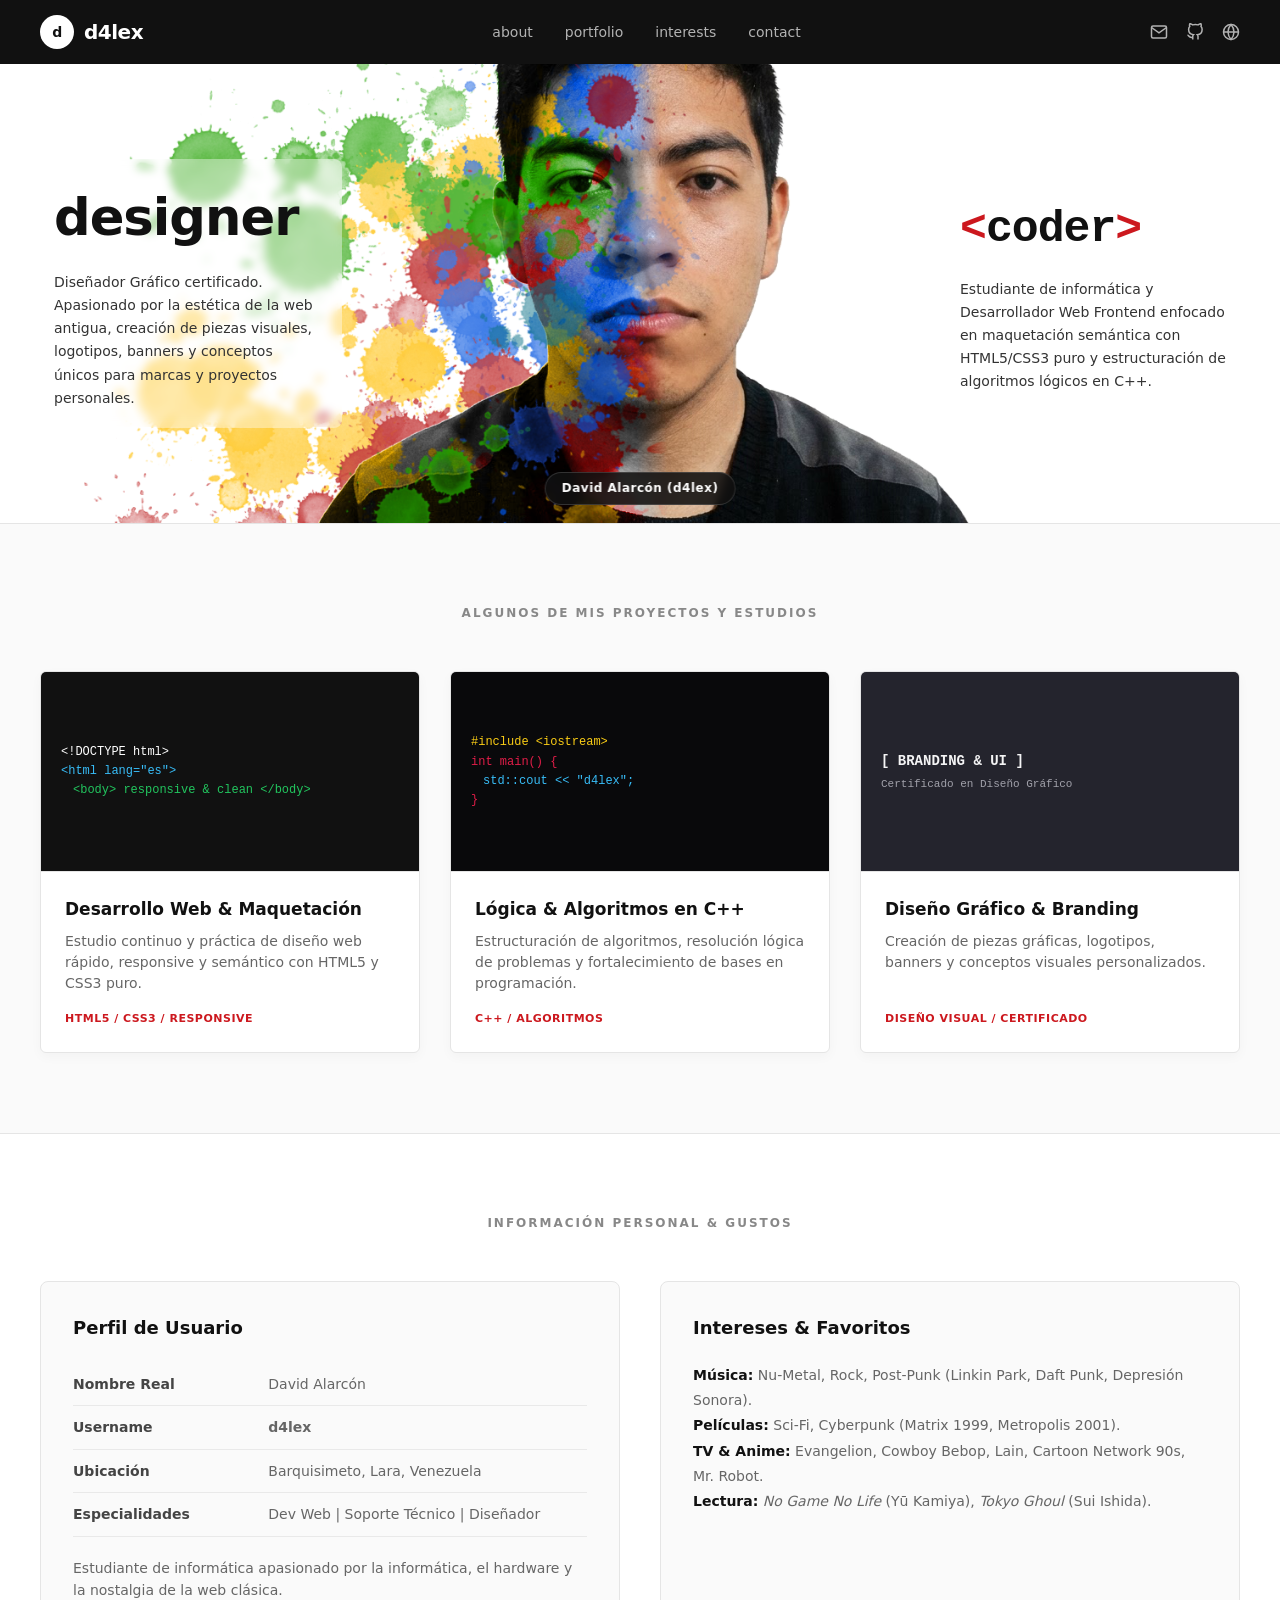
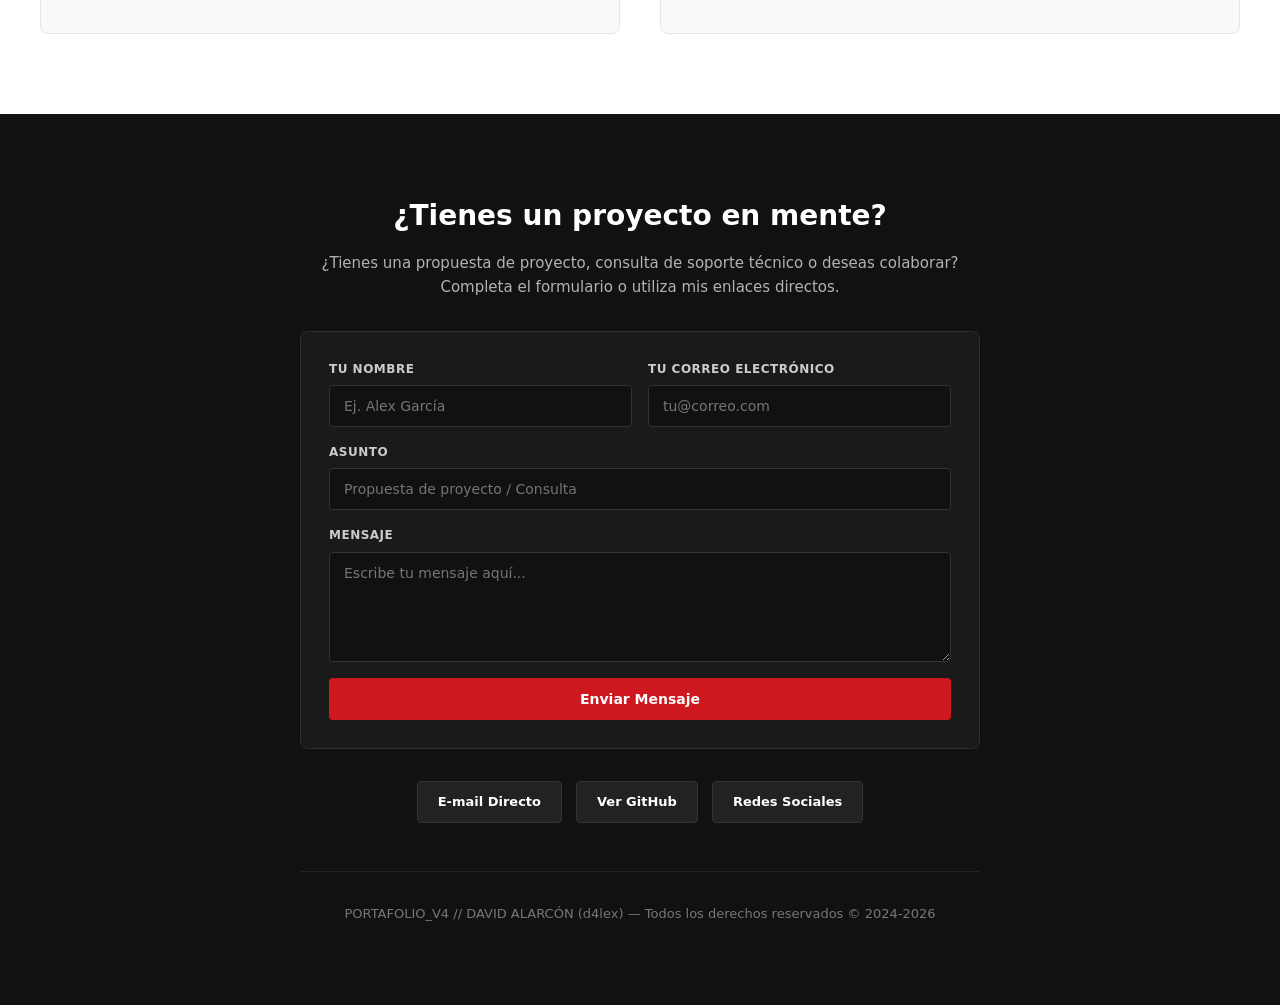
<file: index.html>
<!DOCTYPE html>
<html lang="es">
<head>
    <meta charset="UTF-8">
    <meta name="viewport" content="width=device-width, initial-scale=1.0">
    <title>David Alarcón (d4lex) — Portafolio Profesional</title>
  <link rel="stylesheet" type="text/css" href="styles.css">
</head>
  <body>
    <!-- 1. TOP NAVIGATION BAR -->
    <header class="topbar">
        <div class="topbar-logo">
            <div class="logo-badge">d</div>
            <span>d4lex</span>
        </div>

        <nav class="topbar-nav" aria-label="Navegación principal">
            <a href="#perfil">about</a>
            <a href="#proyectos">portfolio</a>
            <a href="#intereses">interests</a>
            <a href="#contacto">contact</a>
        </nav>

        <div class="topbar-socials">
            <a href="mailto:d4lex2008@gmail.com" title="Email" aria-label="Enviar Email">
                <svg width="18" height="18" viewBox="0 0 24 24" fill="none" stroke="currentColor" stroke-width="2"><path d="M4 4h16c1.1 0 2 .9 2 2v12c0 1.1-.9 2-2 2H4c-1.1 0-2-.9-2-2V6c0-1.1.9-2 2-2z"/><polyline points="22,6 12,13 2,6"/></svg>
            </a>
            <a href="https://github.com/d4lex" target="_blank" rel="noopener noreferrer" title="GitHub" aria-label="GitHub">
                <svg width="18" height="18" viewBox="0 0 24 24" fill="none" stroke="currentColor" stroke-width="2"><path d="M9 19c-5 1.5-5-2.5-7-3m14 6v-3.87a3.37 3.37 0 0 0-.94-2.61c3.14-.35 6.44-1.54 6.44-7A5.44 5.44 0 0 0 20 4.77 5.07 5.07 0 0 0 19.91 1S18.73.65 16 2.48a13.38 13.38 0 0 0-7 0C6.27.65 5.09 1 5.09 1A5.07 5.07 0 0 0 5 4.77a5.44 5.44 0 0 0-1.5 3.78c0 5.42 3.3 6.61 6.44 7A3.37 3.37 0 0 0 9 18.13V22"/></svg>
            </a>
            <a href="https://linktr.ee/t4nermiller" target="_blank" rel="noopener noreferrer" title="Socials" aria-label="Linktree">
                <svg width="18" height="18" viewBox="0 0 24 24" fill="none" stroke="currentColor" stroke-width="2"><circle cx="12" cy="12" r="10"/><line x1="2" y1="12" x2="22" y2="12"/><path d="M12 2a15.3 15.3 0 0 1 4 10 15.3 15.3 0 0 1-4 10 15.3 15.3 0 0 1-4-10 15.3 15.3 0 0 1 4-10z"/></svg>
            </a>
        </div>
    </header>

    <!-- 2. HERO SECTION (Imagen de fondo completa + Textos flotando por delante) -->
    <section class="hero-section" id="perfil">
        <img src="IMG/d4lex.png" alt="Retrato artístico de David Alarcón (d4lex)" class="hero-bg-image" loading="lazy" onerror="this.src='https://placehold.co/1200x480/ffffff/111111?text=David+Alarcon+(d4lex)'">
        
        <div class="hero-container">
            <!-- Izquierda: Designer -->
            <div class="hero-col-designer">
                <h2>designer</h2>
                <p>
                    Diseñador Gráfico certificado. Apasionado por la estética de la web antigua, creación de piezas visuales, logotipos, banners y conceptos únicos para marcas y proyectos personales.
                </p>
            </div>

            <!-- Derecha: Coder -->
            <div class="hero-col-coder">
                <h2><span>&lt;</span>coder<span>&gt;</span></h2>
                <p>
                    Estudiante de informática y Desarrollador Web Frontend enfocado en maquetación semántica con HTML5/CSS3 puro y estructuración de algoritmos lógicos en C++.
                </p>
            </div>
        </div>

        <div class="portrait-overlay-badge">David Alarcón (d4lex)</div>
    </section>

    <!-- 3. SECCIÓN DE PROYECTOS Y ESTUDIOS -->
    <section class="projects-section" id="proyectos">
        <div class="projects-container">
            <div class="section-subtitle">ALGUNOS DE MIS PROYECTOS Y ESTUDIOS</div>
            
            <div class="projects-grid">
                
                <!-- Tarjeta 1: Desarrollo Web -->
                <article class="project-card">
                    <div class="project-preview">
                        <div class="project-preview-mock">
                            <span style="color:#ffffff;">&lt;!DOCTYPE html&gt;</span>
                            <span style="color:#38bdf8;">&lt;html lang="es"&gt;</span>
                            <span style="padding-left:12px; color:#22c55e;">&lt;body&gt; responsive &amp; clean &lt;/body&gt;</span>
                        </div>
                    </div>
                    <div class="project-content">
                        <div>
                            <h3 class="project-title">Desarrollo Web &amp; Maquetación</h3>
                            <p class="project-desc">Estudio continuo y práctica de diseño web rápido, responsive y semántico con HTML5 y CSS3 puro.</p>
                        </div>
                        <span class="project-tag">HTML5 / CSS3 / Responsive</span>
                    </div>
                </article>

                <!-- Tarjeta 2: Lógica & C++ -->
                <article class="project-card">
                    <div class="project-preview">
                        <div class="project-preview-mock" style="background:#09090b;">
                            <span style="color:#facc15;">#include &lt;iostream&gt;</span>
                            <span style="color:#e11d48;">int main() {</span>
                            <span style="padding-left:12px; color:#38bdf8;">std::cout &lt;&lt; "d4lex";</span>
                            <span style="color:#e11d48;">}</span>
                        </div>
                    </div>
                    <div class="project-content">
                        <div>
                            <h3 class="project-title">Lógica &amp; Algoritmos en C++</h3>
                            <p class="project-desc">Estructuración de algoritmos, resolución lógica de problemas y fortalecimiento de bases en programación.</p>
                        </div>
                        <span class="project-tag">C++ / Algoritmos</span>
                    </div>
                </article>

                <!-- Tarjeta 3: Diseño Gráfico -->
                <article class="project-card">
                    <div class="project-preview">
                        <div class="project-preview-mock" style="background:#24242d;">
                            <span style="color:#f4f4f5; font-weight:bold; font-size:14px;">[ BRANDING &amp; UI ]</span>
                            <span style="color:#a1a1aa; font-size:11px; margin-top:4px;">Certificado en Diseño Gráfico</span>
                        </div>
                    </div>
                    <div class="project-content">
                        <div>
                            <h3 class="project-title">Diseño Gráfico &amp; Branding</h3>
                            <p class="project-desc">Creación de piezas gráficas, logotipos, banners y conceptos visuales personalizados.</p>
                        </div>
                        <span class="project-tag">Diseño Visual / Certificado</span>
                    </div>
                </article>

            </div>
        </div>
    </section>

    <!-- 4. INFORMACIÓN DETALLADA & INTERESES -->
    <section class="info-section" id="intereses">
        <div class="info-container">
            <div class="section-subtitle">INFORMACIÓN PERSONAL &amp; GUSTOS</div>
            
            <div class="info-grid">
                
                <!-- Datos Personales -->
                <div class="info-box">
                    <h3>Perfil de Usuario</h3>
                    <table class="info-table">
                        <tr>
                            <td>Nombre Real</td>
                            <td>David Alarcón</td>
                        </tr>
                        <tr>
                            <td>Username</td>
                            <td><b>d4lex</b></td>
                        </tr>
                        <tr>
                            <td>Ubicación</td>
                            <td>Barquisimeto, Lara, Venezuela</td>
                        </tr>
                        <tr>
                            <td>Especialidades</td>
                            <td>Dev Web | Soporte Técnico | Diseñador</td>
                        </tr>
                    </table>
                    <p style="font-size:14px; color:var(--text-muted);">
                        Estudiante de informática apasionado por la informática, el hardware y la nostalgia de la web clásica.
                    </p>
                </div>

                <!-- Intereses Personales -->
                <div class="info-box">
                    <h3>Intereses &amp; Favoritos</h3>
                    <ul class="interests-list">
                        <li><strong>Música:</strong> Nu-Metal, Rock, Post-Punk (Linkin Park, Daft Punk, Depresión Sonora).</li>
                        <li><strong>Películas:</strong> Sci-Fi, Cyberpunk (Matrix 1999, Metropolis 2001).</li>
                        <li><strong>TV &amp; Anime:</strong> Evangelion, Cowboy Bebop, Lain, Cartoon Network 90s, Mr. Robot.</li>
                        <li><strong>Lectura:</strong> <em>No Game No Life</em> (Yū Kamiya), <em>Tokyo Ghoul</em> (Sui Ishida).</li>
                    </ul>
                </div>

            </div>
        </div>
    </section>

    <!-- 5. CONTACTO CON FORMULARIO & FOOTER -->
    <section class="contact-section" id="contacto">
        <div class="contact-container">
            <h2>¿Tienes un proyecto en mente?</h2>
            <p>¿Tienes una propuesta de proyecto, consulta de soporte técnico o deseas colaborar? Completa el formulario o utiliza mis enlaces directos.</p>
            
            <form class="contact-form" id="contactForm" onsubmit="handleFormSubmit(event)">
                <div class="form-row">
                    <div class="form-group">
                        <label for="senderName">Tu Nombre</label>
                        <input type="text" id="senderName" name="name" class="form-control" placeholder="Ej. Alex García" required>
                    </div>
                    <div class="form-group">
                        <label for="senderEmail">Tu Correo Electrónico</label>
                        <input type="email" id="senderEmail" name="email" class="form-control" placeholder="tu@correo.com" required>
                    </div>
                </div>
                <div class="form-group">
                    <label for="senderSubject">Asunto</label>
                    <input type="text" id="senderSubject" name="subject" class="form-control" placeholder="Propuesta de proyecto / Consulta" required>
                </div>
                <div class="form-group">
                    <label for="senderMessage">Mensaje</label>
                    <textarea id="senderMessage" name="message" class="form-control" placeholder="Escribe tu mensaje aquí..." required></textarea>
                </div>
                <button type="submit" class="btn-submit">Enviar Mensaje</button>
                <div id="formFeedback" class="form-feedback"></div>
            </form>

            <div class="contact-actions">
                <a href="mailto:d4lex2008@gmail.com" class="btn-contact">E-mail Directo</a>
                <a href="https://github.com/d4lex" target="_blank" rel="noopener noreferrer" class="btn-contact">Ver GitHub</a>
                <a href="https://linktr.ee/t4nermiller" target="_blank" rel="noopener noreferrer" class="btn-contact">Redes Sociales</a>
            </div>

            <div class="footer-credits">
                PORTAFOLIO_V4 // DAVID ALARCÓN (d4lex) — Todos los derechos reservados © 2024-2026
            </div>
        </div>
    </section>

    <script>
        function handleFormSubmit(event) {
            event.preventDefault();
            const name = document.getElementById('senderName').value.trim();
            const email = document.getElementById('senderEmail').value.trim();
            const subject = document.getElementById('senderSubject').value.trim();
            const message = document.getElementById('senderMessage').value.trim();
            const feedback = document.getElementById('formFeedback');

            // Abre el cliente de correo con los datos formateados
            const mailtoBody = encodeURIComponent(`Hola David,\n\nSoy ${name} (${email}).\n\n${message}`);
            const mailtoSubject = encodeURIComponent(subject);
            window.location.href = `mailto:d4lex2008@gmail.com?subject=${mailtoSubject}&body=${mailtoBody}`;

            feedback.textContent = `¡Gracias, ${name}! Se ha preparado tu mensaje para enviarlo a d4lex2008@gmail.com.`;
            feedback.style.display = 'block';
            document.getElementById('contactForm').reset();
        }
    </script>

</body>
</html>
</file>
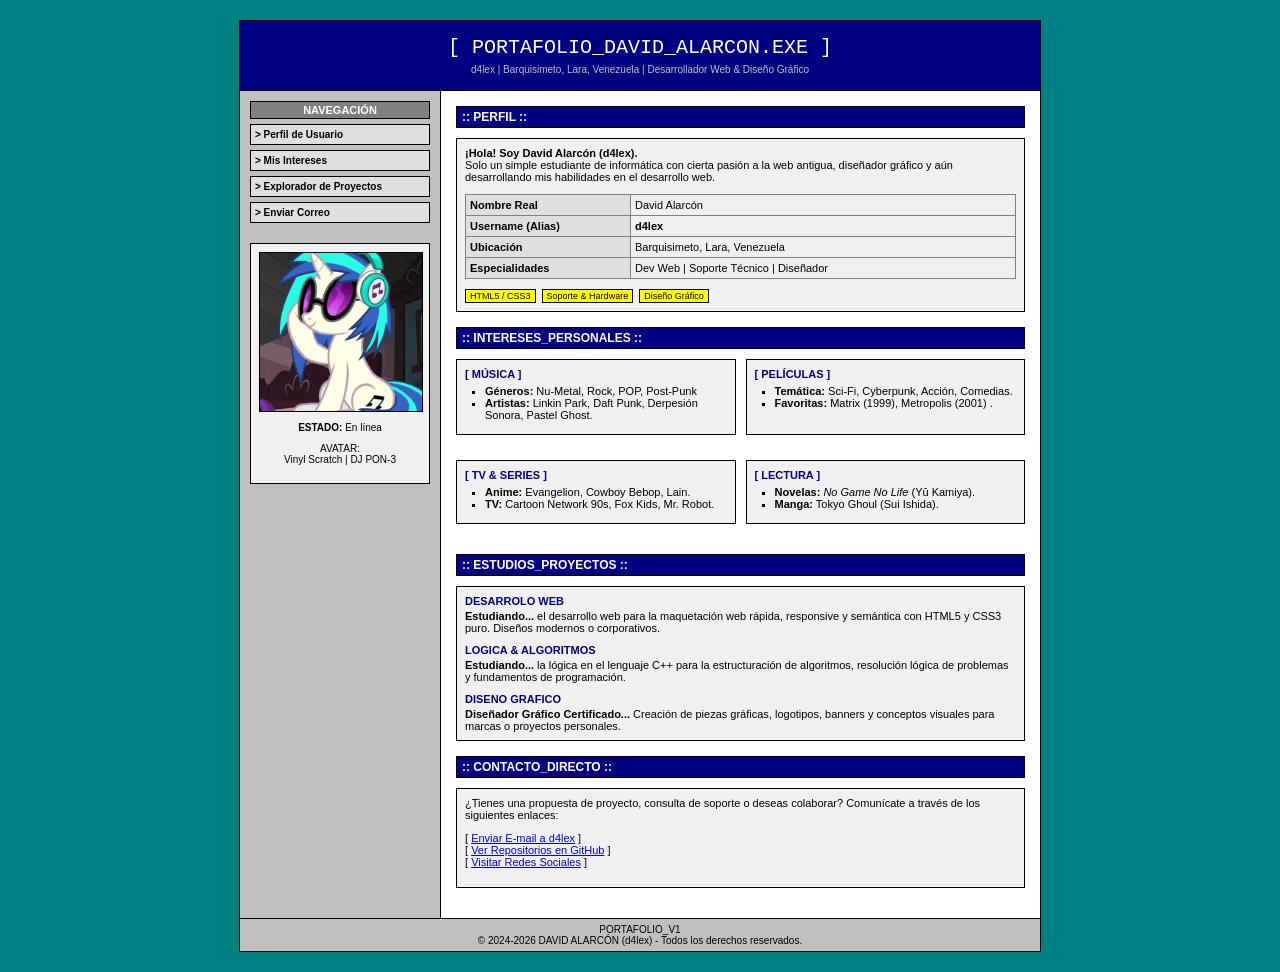
<file: old/index.html>
<!DOCTYPE html>
<html lang="es">
<head>
    <meta charset="UTF-8">
    <meta name="viewport" content="width=device-width, initial-scale=1.0">
    <title>D4LEX_Y2K_PORTFOLIO.EXE - David Alarcón</title>
    <link rel="stylesheet" type="text/css" href="styles.css">
</head>
<body>

    <div class="main-container">
        
        <!-- Cabecera -->
        <div class="header">
            <h1>[ PORTAFOLIO_DAVID_ALARCON.EXE ]</h1>
            <p>d4lex | Barquisimeto, Lara, Venezuela | Desarrollador Web & Diseño Gráfico</p>
        </div>

        <div class="layout">
            
            <!-- Barra Lateral -->
            <div class="sidebar">
                <div class="sidebar-menu">
                    <div style="background: #808080; color: #FFF; padding: 2px; text-align: center; border: 1px solid #000; margin-bottom: 5px; font-weight: bold;">
                        NAVEGACIÓN
                    </div>
                    <a href="#perfil" class="menu-btn">&gt; Perfil de Usuario</a>
                    <a href="#intereses" class="menu-btn">&gt; Mis Intereses</a>
                    <a href="#proyectos" class="menu-btn">&gt; Explorador de Proyectos</a>
                    <a href="#contacto" class="menu-btn">&gt; Enviar Correo</a>
                </div>

                <div class="info-box" style="text-align: center; font-size: 10px;">
                    <img src="IMG/gloomymalice-mlp.gif" alt="Avatar_d4lex" class="profile-img" style="background: #000;">
                    <p><b>ESTADO:</b> En línea</p>
                    <p>AVATAR:<br>Vinyl Scratch | DJ PON-3</p>
                </div>
            </div>

            <!-- Contenido Principal -->
            <div class="content">
                
                <!-- Perfil -->
                <div id="perfil">
                    <h2 class="section-title">:: PERFIL ::</h2>
                    <div class="info-box">
                        <p style="margin-top: 0;">
                            <b>¡Hola! Soy David Alarcón (d4lex).</b><br>
                            Solo un simple estudiante de informática con cierta pasión a la web antigua, diseñador gráfico y aún desarrollando mis habilidades en el desarrollo web.
                        </p>
                        
                        <table class="classic-table">
                            <tr>
                                <td>Nombre Real</td>
                                <td>David Alarcón</td>
                            </tr>
                            <tr>
                                <td>Username (Alias)</td>
                                <td><b>d4lex</b></td>
                            </tr>
                            <tr>
                                <td>Ubicación</td>
                                <td>Barquisimeto, Lara, Venezuela</td>
                            </tr>
                            <tr>
                                <td>Especialidades</td>
                                <td>Dev Web | Soporte Técnico | Diseñador</td>
                            </tr>
                        </table>
                        
                        <div>
                            <span class="tag">HTML5 / CSS3</span>
                            <span class="tag">Soporte & Hardware</span>
                            <span class="tag">Diseño Gráfico</span>
                        </div>
                    </div>
                </div>

                <!-- Intereses -->
                <div id="intereses">
                    <h2 class="section-title">:: INTERESES_PERSONALES ::</h2>
                    <div class="grid-2col">
                        <div class="info-box">
                            <b style="color: #000080;">[ MÚSICA ]</b>
                            <ul>
                                <li><b>Géneros:</b> Nu-Metal, Rock, POP, Post-Punk</li>
                                <li><b>Artistas:</b> Linkin Park, Daft Punk, Derpesión Sonora, Pastel Ghost.</li>
                            </ul>
                        </div>
                        <div class="info-box">
                            <b style="color: #000080;">[ PELÍCULAS ]</b>
                            <ul>
                                <li><b>Temática:</b> Sci-Fi, Cyberpunk, Acción, Comedias.</li>
                                <li><b>Favoritas:</b> Matrix (1999), Metropolis (2001) .</li>
                            </ul>
                        </div>
                        <div class="info-box">
                            <b style="color: #000080;">[ TV & SERIES ]</b>
                            <ul>
                                <li><b>Anime:</b> Evangelion, Cowboy Bebop, Lain.</li>
                                <li><b>TV:</b> Cartoon Network 90s, Fox Kids, Mr. Robot.</li>
                            </ul>
                        </div>
                        <div class="info-box">
                            <b style="color: #000080;">[ LECTURA ]</b>
                            <ul>
                                <li><b>Novelas:</b> <i>No Game No Life</i> (Yū Kamiya).</li>
                                <li><b>Manga:</b> Tokyo Ghoul (Sui Ishida).</li>
                            </ul>
                        </div>
                    </div>
                </div>

                <!-- Proyectos -->
                <div id="proyectos">
                    <h2 class="section-title">:: ESTUDIOS_PROYECTOS ::</h2>
                    <div class="info-box">
                        <b style="color: #000080;">DESARROLO WEB</b>
                        <p style="margin: 3px 0 10px 0;"><b>Estudiando...</b> el desarrollo web para la maquetación web rápida, responsive y semántica con HTML5 y CSS3 puro. Diseños modernos o corporativos.</p>

                        <b style="color: #000080;">LOGICA & ALGORITMOS</b>
                        <p style="margin: 3px 0 10px 0;"><b>Estudiando...</b> la lógica en el lenguaje C++ para la estructuración de algoritmos, resolución lógica de problemas y fundamentos de programación.</p>

                        <b style="color: #000080;">DISENO GRAFICO</b>
                        <p style="margin: 3px 0 0 0;"><b>Diseñador Gráfico Certificado...</b> Creación de piezas gráficas, logotipos, banners y conceptos visuales para marcas o proyectos personales.</p>
                    </div>
                </div>

                <!-- Contacto -->
                <div id="contacto">
                    <h2 class="section-title">:: CONTACTO_DIRECTO ::</h2>
                    <div class="info-box">
                        <p style="margin-top: 0;">¿Tienes una propuesta de proyecto, consulta de soporte o deseas colaborar? Comunícate a través de los siguientes enlaces:</p>
                        
                        <p>
                            [ <a href="mailto:d4lex2008@gmail.com">Enviar E-mail a d4lex</a> ]<br>
                            [ <a href="https://github.com/d4lex" target="_blank">Ver Repositorios en GitHub</a> ]<br>
                            [ <a href="https://linktr.ee/t4nermiller" target="_blank">Visitar Redes Sociales</a> ]
                        </p>
                    </div>
                </div>

            </div>
        </div>

        <!-- Pie de página -->
        <div class="footer">
            PORTAFOLIO_V1<br>
            © 2024-2026 DAVID ALARCÓN (d4lex) - Todos los derechos reservados.
        </div>

    </div>

</body>
</html>
</file>
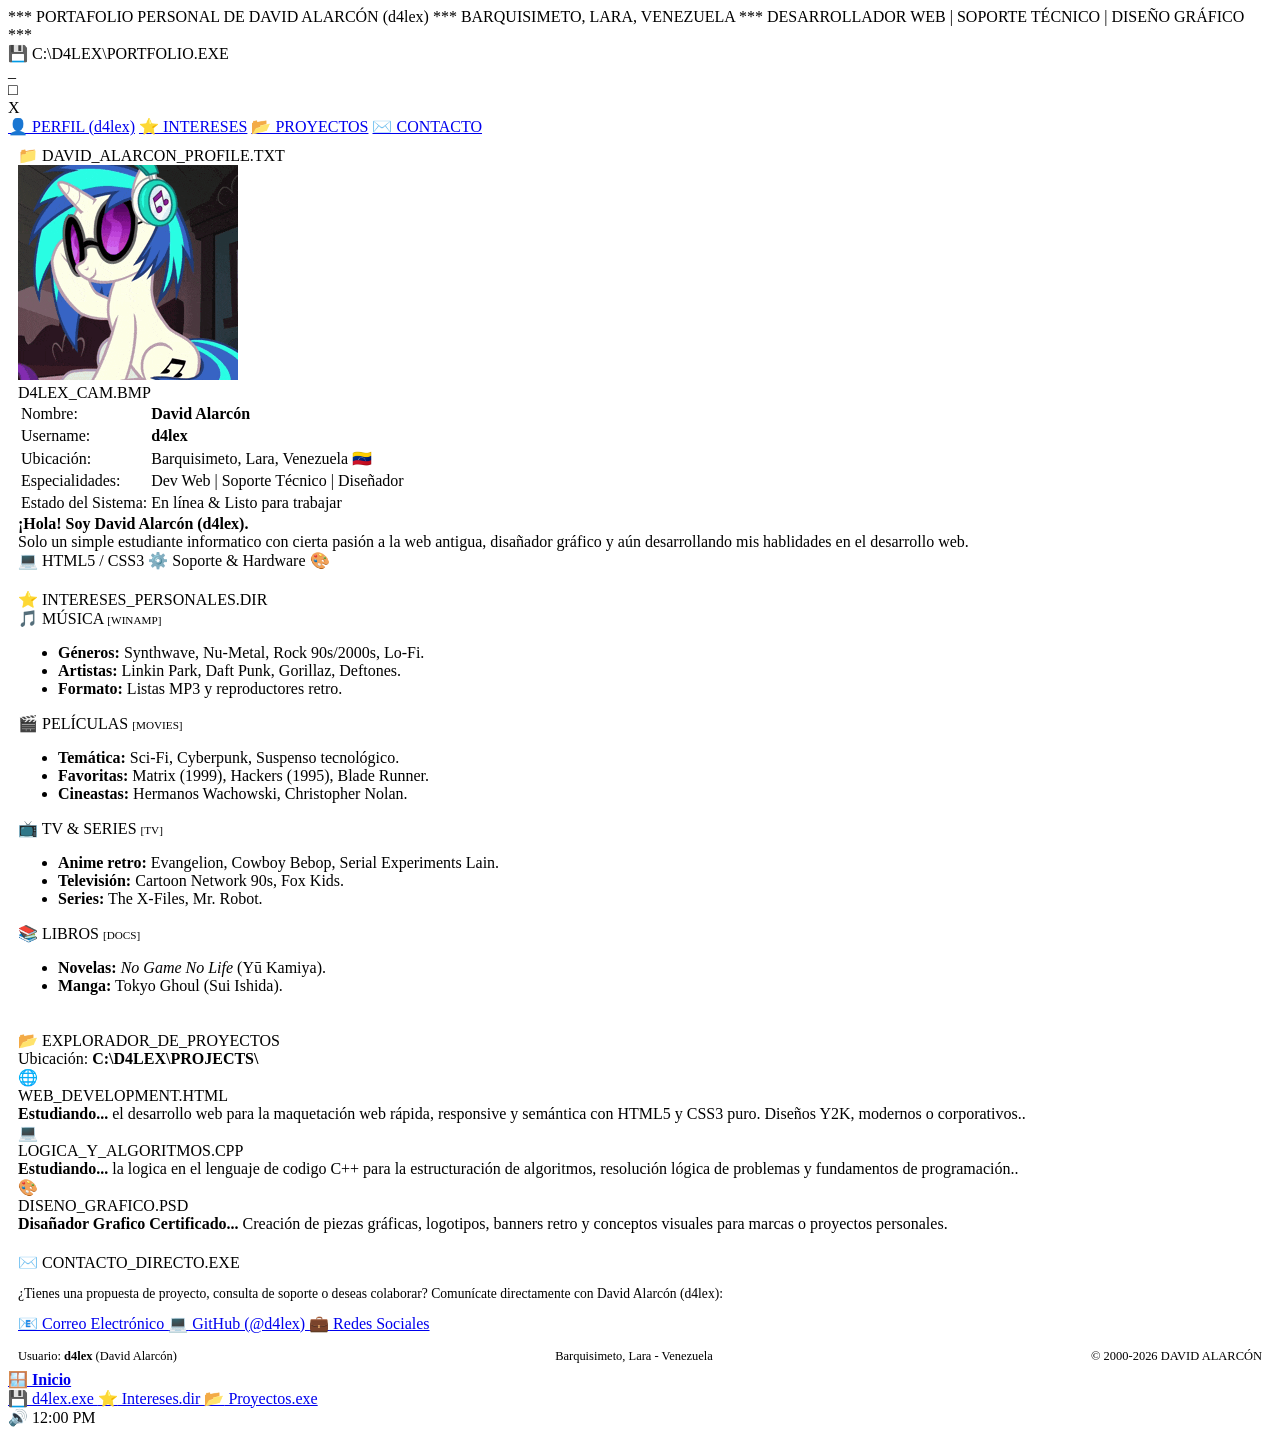
<file: portafolio_y2k_david_alarc_n_d4lex.html>
<!DOCTYPE html>
<html lang="es">
<head>
    <meta charset="UTF-8">
    <meta name="viewport" content="width=device-width, initial-scale=1.0">
    <title>D4LEX_Y2K_PORTFOLIO.EXE - David Alarcón</title>
    <!-- Retro Fonts de Google Fonts -->
    <link rel="preconnect" href="https://fonts.googleapis.com">
    <link rel="preconnect" href="https://fonts.gstatic.com" crossorigin>
    <link href="https://fonts.googleapis.com/css2?family=VT323&family=Courier+Prime:ital,wght@0,400;0,700;1,400&display=swap" rel="stylesheet">
    
</head>
<body>

    <!-- Ticker Retro Superior -->
    <div class="ticker-bar">
        <div class="ticker-content">
            *** PORTAFOLIO PERSONAL DE DAVID ALARCÓN (d4lex) *** BARQUISIMETO, LARA, VENEZUELA *** DESARROLLADOR WEB | SOPORTE TÉCNICO | DISEÑO GRÁFICO ***
        </div>
    </div>

    <!-- Ventana Principal del Sistema -->
    <div class="window outset">
        
        <!-- Barra de Título Win98 -->
        <div class="title-bar">
            <span>💾 C:\D4LEX\PORTFOLIO.EXE</span>
            <div class="title-controls">
                <div class="win-btn">_</div>
                <div class="win-btn">□</div>
                <div class="win-btn">X</div>
            </div>
        </div>

        <!-- Menú de Navegación -->
        <nav class="nav-bar">
            <a href="#perfil" class="nav-link">👤 PERFIL (d4lex)</a>
            <a href="#intereses" class="nav-link">⭐ INTERESES</a>
            <a href="#proyectos" class="nav-link">📂 PROYECTOS</a>
            <a href="#contacto" class="nav-link">✉️ CONTACTO</a>
        </nav>

        <!-- Contenido de la Ventana -->
        <div class="window-content">

            <!-- SECCIÓN: PERFIL Y ESTADO DEL SISTEMA -->
            <section id="perfil" class="outset" style="padding: 10px;">
                <div class="section-header">
                    📁 <span>DAVID_ALARCON_PROFILE.TXT</span>
                </div>

                <div class="profile-container">
                    
                    <!-- Foto de Perfil Bitmap / Cam Retro -->
                    <div class="profile-frame inset">
                        <div class="profile-img-wrap">
                            <!-- GIF Retro - Las líneas CRT se superponen usando CSS ::after -->
                            <img src="IMG/gloomymalice-mlp.gif" alt="Avatar animado de d4lex" class="profile-img">
                        </div>
                        <div class="profile-caption">D4LEX_CAM.BMP</div>
                    </div>

                    <!-- Datos y Biografía -->
                    <div class="profile-info">
                        <table class="info-table inset">
                            <tr>
                                <td class="label">Nombre:</td>
                                <td><b>David Alarcón</b></td>
                            </tr>
                            <tr>
                                <td class="label">Username:</td>
                                <td><b style="color: var(--win-blue);">d4lex</b></td>
                            </tr>
                            <tr>
                                <td class="label">Ubicación:</td>
                                <td>Barquisimeto, Lara, Venezuela 🇻🇪</td>
                            </tr>
                            <tr>
                                <td class="label">Especialidades:</td>
                                <td>Dev Web | Soporte Técnico | Diseñador</td>
                            </tr>
                            <tr>
                                <td class="label">Estado del Sistema:</td>
                                <td><span class="status-badge"></span> En línea & Listo para trabajar</td>
                            </tr>
                        </table>

                        <div class="bio-text inset">
                            <b>¡Hola! Soy David Alarcón (d4lex).</b><br>
                            Solo un simple estudiante informatico con cierta pasión a la web antigua, disañador gráfico y aún desarrollando mis hablidades en el desarrollo web.
                        </div>

                        <div class="badge-row">
                            <span class="badge-tag">💻 HTML5 / CSS3</span>
                            <span class="badge-tag" style="background: var(--neon-cyan);">⚙️ Soporte & Hardware</span>
                            <span class="badge-tag" style="background: var(--neon-pink); color: #fff;">🎨 Diseño Gráfico Y2K</span>
                        </div>
                    </div>

                </div>
            </section>

            <!-- SECCIÓN: INTERESES (MÚSICA, PELÍCULAS, TV, LIBROS) -->
            <section id="intereses" class="outset" style="padding: 10px;">
                <div class="section-header">
                    ⭐ <span>INTERESES_PERSONALES.DIR</span>
                </div>

                <div class="interests-grid">
                    
                    <!-- 🎵 MÚSICA -->
                    <div class="interest-card inset">
                        <div class="interest-title">
                            <span>🎵 MÚSICA</span>
                            <span style="font-size:0.7rem;">[WINAMP]</span>
                        </div>
                        <ul class="interest-list">
                            <li><b>Géneros:</b> Synthwave, Nu-Metal, Rock 90s/2000s, Lo-Fi.</li>
                            <li><b>Artistas:</b> Linkin Park, Daft Punk, Gorillaz, Deftones.</li>
                            <li><b>Formato:</b> Listas MP3 y reproductores retro.</li>
                        </ul>
                    </div>

                    <!-- 🎬 PELÍCULAS -->
                    <div class="interest-card inset">
                        <div class="interest-title">
                            <span>🎬 PELÍCULAS</span>
                            <span style="font-size:0.7rem;">[MOVIES]</span>
                        </div>
                        <ul class="interest-list">
                            <li><b>Temática:</b> Sci-Fi, Cyberpunk, Suspenso tecnológico.</li>
                            <li><b>Favoritas:</b> Matrix (1999), Hackers (1995), Blade Runner.</li>
                            <li><b>Cineastas:</b> Hermanos Wachowski, Christopher Nolan.</li>
                        </ul>
                    </div>

                    <!-- 📺 TV & SERIES -->
                    <div class="interest-card inset">
                        <div class="interest-title">
                            <span>📺 TV & SERIES</span>
                            <span style="font-size:0.7rem;">[TV]</span>
                        </div>
                        <ul class="interest-list">
                            <li><b>Anime retro:</b> Evangelion, Cowboy Bebop, Serial Experiments Lain.</li>
                            <li><b>Televisión:</b> Cartoon Network 90s, Fox Kids.</li>
                            <li><b>Series:</b> The X-Files, Mr. Robot.</li>
                        </ul>
                    </div>

                    <!-- 📚 LIBROS -->
                    <div class="interest-card inset">
                        <div class="interest-title">
                            <span>📚 LIBROS</span>
                            <span style="font-size:0.7rem;">[DOCS]</span>
                        </div>
                        <ul class="interest-list">
                            <li><b>Novelas:</b> <i>No Game No Life</i> (Yū Kamiya).</li>
                            <li><b>Manga:</b> Tokyo Ghoul (Sui Ishida).</li>
                        </ul>
                    </div>

                </div>
            </section>

            <!-- SECCIÓN: PROYECTOS Y HABILIDADES ESTILO EXPLORADOR C:\D4LEX\PROJECTS -->
            <section id="proyectos" class="outset" style="padding: 10px;">
                <div class="section-header">
                    📂 <span>EXPLORADOR_DE_PROYECTOS</span>
                </div>

                <div class="explorer-bar inset">
                    <span>Ubicación:</span> <b>C:\D4LEX\PROJECTS\</b>
                </div>

                <div class="explorer-grid">
                    
                    <div class="file-card inset">
                        <div class="file-icon">🌐</div>
                        <div class="file-details">
                            <div class="file-name">WEB_DEVELOPMENT.HTML</div>
                            <div class="file-desc">
                                <b>Estudiando...</b>
								el desarrollo web para la maquetación web rápida, responsive y semántica con HTML5 y CSS3 puro. Diseños Y2K, modernos o corporativos..
                            </div>
                        </div>
                    </div>

                   <div class="file-card inset">
                        <div class="file-icon">💻</div>
                        <div class="file-details">
                            <div class="file-name">LOGICA_Y_ALGORITMOS.CPP</div>
                            <div class="file-desc">
                                <b>Estudiando...</b>
								la logica en el lenguaje de codigo C++ para la estructuración de algoritmos, resolución lógica de problemas y fundamentos de programación..
                            </div>
                        </div>
                    </div>

                    <div class="file-card inset">
                        <div class="file-icon">🎨</div>
                        <div class="file-details">
                            <div class="file-name">DISENO_GRAFICO.PSD</div>
                            <div class="file-desc">
                                <b>Disañador Grafico Certificado...</b>
								Creación de piezas gráficas, logotipos, banners retro y conceptos visuales para marcas o proyectos personales.
                            </div>
                        </div>
                    </div>

                </div>
            </section>

            <!-- SECCIÓN: CONTACTO DIRECTO -->
            <section id="contacto" class="outset" style="padding: 10px;">
                <div class="section-header">
                    ✉️ <span>CONTACTO_DIRECTO.EXE</span>
                </div>

                <p style="font-size: 0.85rem; margin-bottom: 12px;">
                    ¿Tienes una propuesta de proyecto, consulta de soporte o deseas colaborar? Comunícate directamente con David Alarcón (d4lex):
                </p>

                <div class="contact-grid">
                    <a href="mailto:d4lex2008@gmail.com" class="contact-btn">
                        <span>📧</span> Correo Electrónico
                    </a>
                    <a href="https://github.com/d4lex" target="_blank" rel="noopener" class="contact-btn">
                        <span>💻</span> GitHub (@d4lex)
                    </a>
                    <a href="https://linktr.ee/t4nermiller" target="_blank" rel="noopener" class="contact-btn">
                        <span>💼</span> Redes Sociales
                    </a>
                    
                </div>
            </section>

        </div>

        <!-- Pie de página interno de la ventana -->
        <footer class="outset" style="border-top: 2px solid var(--win-dark); padding: 6px 10px; font-size: 0.78rem; display: flex; justify-content: space-between; align-items: center; flex-wrap: wrap; gap: 6px;">
            <div>Usuario: <b>d4lex</b> (David Alarcón)</div>
            <div>Barquisimeto, Lara - Venezuela</div>
            <div>© 2000-2026 DAVID ALARCÓN</div>
        </footer>

    </div>

    <!-- BARRA DE TAREAS WINDOWS 98 EN EL FONDO -->
    <div class="win98-taskbar">
        <a href="#" class="start-btn">
            <span style="font-size: 1rem;">🪟</span> <b>Inicio</b>
        </a>

        <div class="taskbar-items">
            <a href="#perfil" class="task-item active">
                <span>💾</span> d4lex.exe
            </a>
            <a href="#intereses" class="task-item">
                <span>⭐</span> Intereses.dir
            </a>
            <a href="#proyectos" class="task-item">
                <span>📂</span> Proyectos.exe
            </a>
        </div>

        <div class="system-tray">
            <span>🔊</span>
            <span>12:00 PM</span>
        </div>
    </div>

</body>
</html>
</file>
<file: styles.css>
:root {
            --bg-topbar: #111111;
            --text-topbar: #ffffff;
            --bg-hero: #ffffff;
            --bg-section: #fafafa;
            --border-card: #e5e5e5;
            --text-main: #222222;
            --text-muted: #666666;
            --accent-red: #cc181e;
            --font-sans: system-ui, -apple-system, 'Segoe UI', Roboto, Helvetica, Arial, sans-serif;
            --font-code: 'JetBrains Mono', 'Fira Code', 'Courier New', monospace;
        }

        * {
            box-sizing: border-box;
            margin: 0;
            padding: 0;
        }

        html {
            scroll-behavior: smooth;
        }

        body {
            background-color: var(--bg-hero);
            color: var(--text-main);
            font-family: var(--font-sans);
            font-size: 15px;
            line-height: 1.6;
        }

        a {
            color: inherit;
            text-decoration: none;
        }

        /* 1. TOP NAVIGATION BAR */
        .topbar {
            background-color: var(--bg-topbar);
            color: var(--text-topbar);
            height: 64px;
            display: flex;
            align-items: center;
            justify-content: space-between;
            padding: 0 40px;
            position: sticky;
            top: 0;
            z-index: 1000;
        }

        .topbar-logo {
            font-weight: 700;
            font-size: 20px;
            letter-spacing: -0.5px;
            display: flex;
            align-items: center;
            gap: 10px;
        }

        .logo-badge {
            background: #ffffff;
            color: #111111;
            width: 34px;
            height: 34px;
            border-radius: 50%;
            display: flex;
            align-items: center;
            justify-content: center;
            font-weight: 800;
            font-size: 14px;
        }

        .topbar-nav {
            display: flex;
            align-items: center;
            gap: 32px;
        }

        .topbar-nav a {
            color: #b3b3b3;
            font-size: 14px;
            font-weight: 500;
            transition: color 0.2s ease;
            text-transform: lowercase;
        }

        .topbar-nav a:hover {
            color: #ffffff;
        }

        .topbar-socials {
            display: flex;
            align-items: center;
            gap: 18px;
        }

        .topbar-socials a {
            color: #b3b3b3;
            font-size: 15px;
            transition: color 0.2s ease;
            display: flex;
            align-items: center;
            justify-content: center;
        }

        .topbar-socials a:hover {
            color: #ffffff;
        }

        /* 2. HERO SECTION (Imagen de fondo completa + Textos flotando por delante) */
        .hero-section {
            position: relative;
            background-color: #ffffff;
            color: var(--text-main);
            border-bottom: 1px solid var(--border-card);
            overflow: hidden;
            min-height: 460px;
            display: flex;
            align-items: center;
        }

        .hero-bg-image {
            position: absolute;
            inset: 0;
            width: 100%;
            height: 100%;
            object-fit: cover;
            object-position: center bottom;
            z-index: 1;
            pointer-events: none;
        }

        .hero-container {
            position: relative;
            z-index: 2;
            width: 100%;
            max-width: 1280px;
            margin: 0 auto;
            padding: 40px 32px;
            display: flex;
            justify-content: space-between;
            align-items: center;
            gap: 24px;
        }

        /* Columna Izquierda: Designer */
        .hero-col-designer {
            max-width: 310px;
            text-align: left;
            background: rgba(255, 255, 255, 0.40);
            backdrop-filter: blur(4px);
            padding: 18px 22px;
            border-radius: 8px;
        }

        .hero-col-designer h2 {
            font-size: clamp(36px, 4vw, 54px);
            font-weight: 700;
            color: #111111;
            margin-bottom: 12px;
            letter-spacing: -1px;
            text-transform: lowercase;
        }

        .hero-col-designer p {
            color: #333333;
            font-size: 14px;
            line-height: 1.65;
        }

        .portrait-overlay-badge {
            position: absolute;
            bottom: 18px;
            left: 50%;
            transform: translateX(-50%);
            background: rgba(17, 17, 17, 0.88);
            backdrop-filter: blur(4px);
            color: #ffffff;
            border: 1px solid rgba(255, 255, 255, 0.15);
            padding: 6px 16px;
            border-radius: 99px;
            font-size: 12px;
            font-weight: 600;
            letter-spacing: 0.5px;
            white-space: nowrap;
            z-index: 3;
        }

        /* Columna Derecha: Coder */
        .hero-col-coder {
            max-width: 310px;
            text-align: left;
            background: rgba(255, 255, 255, 0.78);
            backdrop-filter: blur(4px);
            padding: 18px 22px;
            border-radius: 8px;
        }

        .hero-col-coder h2 {
            font-family: var(--font-code);
            font-size: clamp(32px, 3.5vw, 48px);
            font-weight: 700;
            color: #111111;
            margin-bottom: 12px;
            letter-spacing: -1px;
        }

        .hero-col-coder h2 span {
            color: var(--accent-red);
        }

        .hero-col-coder p {
            color: #333333;
            font-size: 14px;
            line-height: 1.65;
        }

        /* 3. SECCIÓN DE PROYECTOS Y ESTUDIOS */
        .projects-section {
            background-color: var(--bg-section);
            padding: 80px 20px;
        }

        .projects-container {
            max-width: 1200px;
            margin: 0 auto;
        }

        .section-subtitle {
            text-align: center;
            font-size: 12px;
            font-weight: 700;
            letter-spacing: 2px;
            color: #888888;
            text-transform: uppercase;
            margin-bottom: 48px;
        }

        .projects-grid {
            display: grid;
            grid-template-columns: repeat(3, 1fr);
            gap: 30px;
        }

        .project-card {
            background: #ffffff;
            border: 1px solid var(--border-card);
            border-radius: 6px;
            overflow: hidden;
            transition: transform 0.25s ease, box-shadow 0.25s ease;
            box-shadow: 0 4px 12px rgba(0,0,0,0.03);
            display: flex;
            flex-direction: column;
        }

        .project-card:hover {
            transform: translateY(-4px);
            box-shadow: 0 12px 24px rgba(0,0,0,0.08);
        }

        .project-preview {
            width: 100%;
            height: 200px;
            background: #1e1e24;
            position: relative;
            overflow: hidden;
            border-bottom: 1px solid var(--border-card);
            display: flex;
            align-items: center;
            justify-content: center;
        }

        .project-preview-mock {
            padding: 20px;
            color: #00f3ff;
            font-family: var(--font-code);
            font-size: 12px;
            width: 100%;
            height: 100%;
            background: #111;
            display: flex;
            flex-direction: column;
            justify-content: center;
        }

        .project-content {
            padding: 24px;
            flex: 1;
            display: flex;
            flex-direction: column;
            justify-content: space-between;
        }

        .project-title {
            font-size: 17px;
            font-weight: 600;
            color: #111111;
            margin-bottom: 8px;
        }

        .project-desc {
            font-size: 14px;
            color: var(--text-muted);
            line-height: 1.5;
            margin-bottom: 16px;
        }

        .project-tag {
            font-size: 11px;
            font-weight: 600;
            color: var(--accent-red);
            text-transform: uppercase;
            letter-spacing: 0.5px;
        }

        /* 4. SECCIÓN INFORMACIÓN PERSONAL & INTERESES */
        .info-section {
            background-color: #ffffff;
            padding: 80px 20px;
            border-top: 1px solid var(--border-card);
        }

        .info-container {
            max-width: 1200px;
            margin: 0 auto;
        }

        .info-grid {
            display: grid;
            grid-template-columns: 1fr 1fr;
            gap: 40px;
        }

        .info-box {
            background: var(--bg-section);
            border: 1px solid var(--border-card);
            border-radius: 8px;
            padding: 32px;
        }

        .info-box h3 {
            font-size: 18px;
            font-weight: 700;
            color: #111111;
            margin-bottom: 20px;
            display: flex;
            align-items: center;
            gap: 10px;
        }

        .info-table {
            width: 100%;
            border-collapse: collapse;
            font-size: 14px;
            margin-bottom: 20px;
        }

        .info-table td {
            padding: 10px 0;
            border-bottom: 1px solid #e9e9e9;
        }

        .info-table td:first-child {
            font-weight: 600;
            color: #444;
            width: 38%;
        }

        .info-table td:last-child {
            color: var(--text-muted);
        }

        .interests-list {
            list-style: none;
            font-size: 14px;
            color: var(--text-muted);
            line-height: 1.8;
        }

        .interests-list li strong {
            color: #111111;
        }

        /* 5. CONTACTO CON FORMULARIO & FOOTER */
        .contact-section {
            background-color: var(--bg-topbar);
            color: #ffffff;
            padding: 80px 20px;
            text-align: center;
        }

        .contact-container {
            max-width: 680px;
            margin: 0 auto;
        }

        .contact-container h2 {
            font-size: 28px;
            font-weight: 700;
            margin-bottom: 12px;
        }

        .contact-container > p {
            color: #b3b3b3;
            font-size: 15px;
            margin-bottom: 32px;
            line-height: 1.6;
        }

        /* Formulario de Contacto */
        .contact-form {
            background: #1a1a1a;
            border: 1px solid #2e2e2e;
            border-radius: 8px;
            padding: 28px;
            text-align: left;
            margin-bottom: 32px;
        }

        .form-row {
            display: grid;
            grid-template-columns: 1fr 1fr;
            gap: 16px;
            margin-bottom: 16px;
        }

        .form-group {
            display: flex;
            flex-direction: column;
            gap: 6px;
            margin-bottom: 16px;
        }

        .form-row .form-group {
            margin-bottom: 0;
        }

        .form-group label {
            font-size: 12px;
            font-weight: 600;
            color: #cccccc;
            text-transform: uppercase;
            letter-spacing: 0.5px;
        }

        .form-control {
            background: #111111;
            border: 1px solid #333333;
            border-radius: 4px;
            padding: 12px 14px;
            color: #ffffff;
            font-family: var(--font-sans);
            font-size: 14px;
            transition: border-color 0.2s ease;
        }

        .form-control:focus {
            outline: none;
            border-color: var(--accent-red);
        }

        textarea.form-control {
            min-height: 110px;
            resize: vertical;
        }

        .btn-submit {
            width: 100%;
            background: var(--accent-red);
            color: #ffffff;
            border: none;
            border-radius: 4px;
            padding: 13px 24px;
            font-family: var(--font-sans);
            font-size: 14px;
            font-weight: 600;
            cursor: pointer;
            transition: background 0.2s ease, transform 0.2s ease;
        }

        .btn-submit:hover {
            background: #e62117;
            transform: translateY(-1px);
        }

        .form-feedback {
            display: none;
            margin-top: 14px;
            padding: 12px;
            border-radius: 4px;
            background: rgba(46, 204, 113, 0.12);
            border: 1px solid rgba(46, 204, 113, 0.35);
            color: #2ecc71;
            font-size: 13px;
            text-align: center;
        }

        .contact-actions {
            display: flex;
            justify-content: center;
            gap: 14px;
            flex-wrap: wrap;
            margin-bottom: 48px;
        }

        .btn-contact {
            background: #222222;
            color: #ffffff;
            border: 1px solid #333333;
            font-weight: 600;
            font-size: 13px;
            padding: 10px 20px;
            border-radius: 4px;
            transition: background 0.2s ease, transform 0.2s ease;
        }

        .btn-contact:hover {
            background: #333333;
            transform: translateY(-2px);
        }

        .footer-credits {
            font-size: 13px;
            color: #777777;
            border-top: 1px solid #222222;
            padding-top: 32px;
        }

        /* RESPONSIVE DESIGN */
        @media (max-width: 968px) {
            .hero-section {
                min-height: auto;
                flex-direction: column;
                padding: 24px 16px 0 16px;
            }
            .hero-container {
                flex-direction: column;
                padding: 0 0 20px 0;
                gap: 16px;
            }
            .hero-col-designer, .hero-col-coder {
                max-width: 100%;
                width: 100%;
                text-align: center;
                background: transparent;
                backdrop-filter: none;
                padding: 8px 12px;
            }
            .hero-bg-image {
                position: relative;
                order: 3;
                width: 100%;
                height: auto;
                max-height: 360px;
                object-fit: contain;
            }
            .projects-grid,
            .info-grid,
            .form-row {
                grid-template-columns: 1fr;
            }
            .topbar {
                padding: 0 20px;
            }
            .topbar-nav {
                display: none;
            }
        }
</file>
<file: old/styles.css>
/* Estilo bien retrotastico */
        body {
            background-color: #008080; /* fondo azulado clasico */
            font-family: 'Verdana', 'Arial', sans-serif;
            font-size: 11px;
            color: #000000;
            margin: 0;
            padding: 20px;
        }

        a {
            color: #0000EE;
            text-decoration: underline;
        }

        a:visited {
            color: #551A8B;
        }

        a:hover {
            color: #FF0000; /* Enlaces que se vuelven rojos al pasar el ratón */
        }

        /* Contenedor Principal Simulando una Tabla Centrada */
        .main-container {
            width: 800px;
            margin: 0 auto;
            background-color: #FFFFFF;
            border: 1px solid #000000;
        }

        /* Banner */
        .header {
            background-color: #000080;
            color: #FFFFFF;
            padding: 15px;
            text-align: center;
            border-bottom: 1px solid #000000;
        }

        .header h1 {
            font-family: 'Courier New', monospace;
            font-size: 20px;
            margin: 0 0 5px 0;
            font-weight: normal;
        }

        .header p {
            margin: 0;
            font-size: 10px;
            color: #C0C0C0;
        }

        /* Layout de Columnas */
        .layout {
            display: flex;
        }

        /* Barra Lateral Izquierda (Menú) */
        .sidebar {
            width: 180px;
            background-color: #C0C0C0;
            border-right: 1px solid #000000;
            padding: 10px;
        }

        .sidebar-menu {
            margin-bottom: 20px;
        }

        .menu-btn {
            display: block;
            background-color: #DFDFDF;
            border: 1px solid #000000;
            padding: 4px;
            margin-bottom: 5px;
            text-decoration: none;
            color: #000000;
            font-weight: bold;
            font-size: 10px;
        }

        .menu-btn:hover {
            background-color: #FFFFFF;
            color: #000080;
        }

        /* Contenido Principal */
        .content {
            flex: 1;
            padding: 15px;
            background-color: #FFFFFF;
        }

        .section-title {
            background-color: #000080;
            color: #FFFFFF;
            font-family: 'Tahoma', sans-serif;
            font-size: 12px;
            font-weight: bold;
            padding: 3px 5px;
            margin: 0 0 10px 0;
            border: 1px solid #000000;
        }

        /* Cajas de Información */
        .info-box {
            border: 1px solid #000000;
            background-color: #F0F0F0;
            padding: 8px;
            margin-bottom: 15px;
        }

        .profile-img {
            width: 100%;
            border: 1px solid #000000;
            margin-bottom: 5px;
            display: block;
        }

        /* Tablas Clásicas */
        table.classic-table {
            width: 100%;
            border-collapse: collapse;
            margin-bottom: 10px;
        }

        table.classic-table td {
            border: 1px solid #808080;
            padding: 4px;
            font-size: 11px;
        }

        table.classic-table td:first-child {
            background-color: #DFDFDF;
            font-weight: bold;
            width: 30%;
        }

        /* Grids cuadrados */
        .grid-2col {
            display: grid;
            grid-template-columns: 1fr 1fr;
            gap: 10px;
            margin-bottom: 15px;
        }

        ul {
            margin: 5px 0 5px 20px;
            padding: 0;
            list-style-type: square;
        }

        .tag {
            background-color: #FFFF00;
            border: 1px solid #000000;
            padding: 1px 4px;
            font-size: 9px;
            display: inline-block;
            margin-right: 3px;
        }

        /* Pie de Página */
        .footer {
            background-color: #C0C0C0;
            border-top: 1px solid #000000;
            padding: 5px;
            text-align: center;
            font-size: 10px;
        }

        /* Responsivo simple (no se si sirvió XD) */
        @media (max-width: 650px) {
            .layout {
                flex-direction: column;
            }
            .sidebar {
                width: 100%;
                border-right: none;
                border-bottom: 1px solid #000000;
            }
            .grid-2col {
                grid-template-columns: 1fr;
            }
        }
</file>
